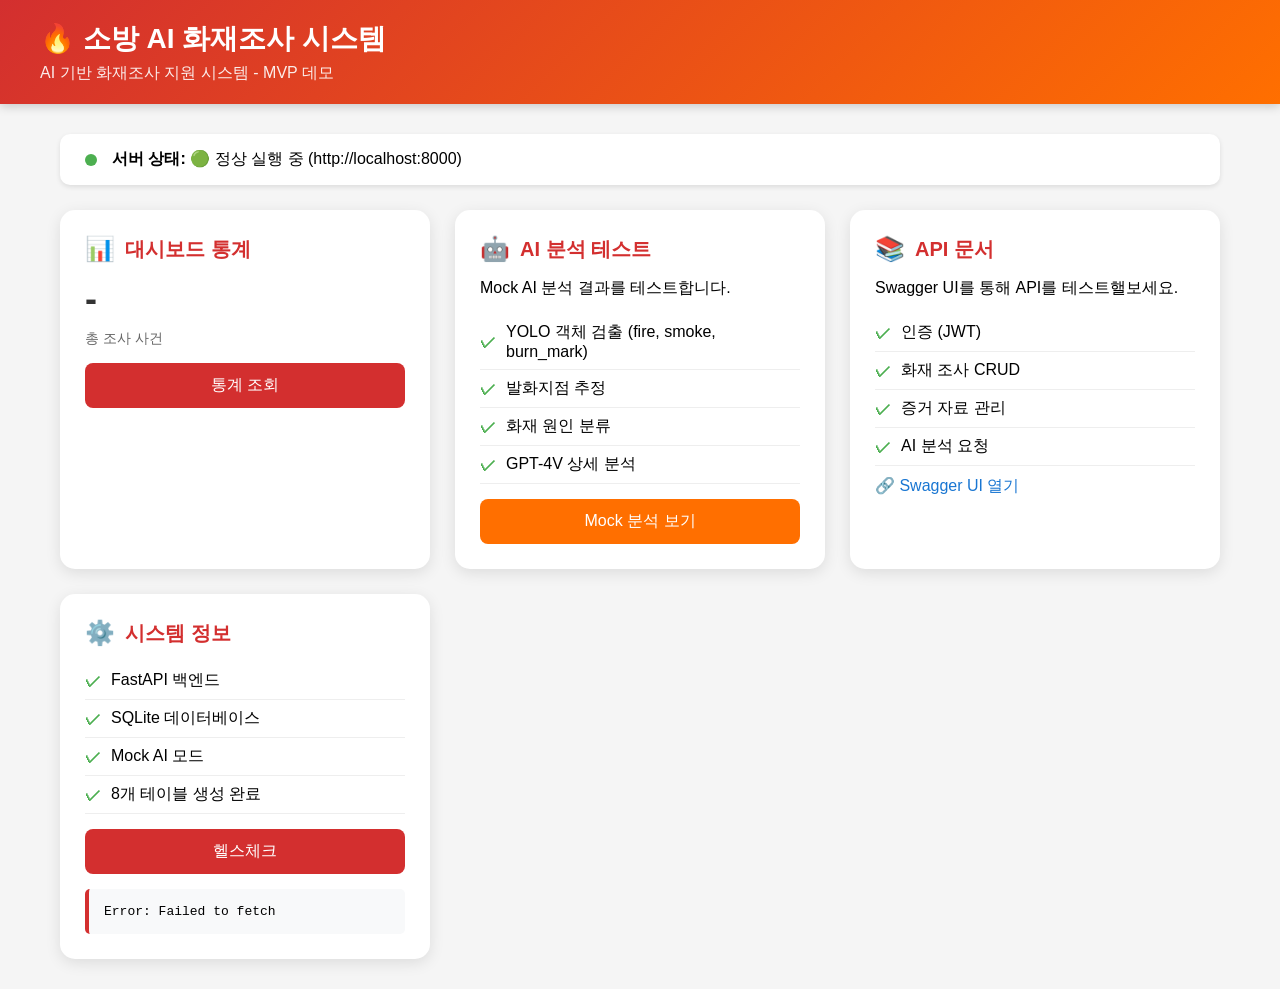
<file: demo-web/index.html>
<!DOCTYPE html>
<html lang="ko">
<head>
    <meta charset="UTF-8">
    <meta name="viewport" content="width=device-width, initial-scale=1.0">
    <title>🔥 소방 AI 화재조사 시스템 - 데모</title>
    <style>
        * { margin: 0; padding: 0; box-sizing: border-box; }
        body {
            font-family: -apple-system, BlinkMacSystemFont, 'Segoe UI', Roboto, sans-serif;
            background: #f5f5f5;
            min-height: 100vh;
        }
        .header {
            background: linear-gradient(135deg, #D32F2F 0%, #FF6F00 100%);
            color: white;
            padding: 20px 40px;
            box-shadow: 0 2px 10px rgba(0,0,0,0.2);
        }
        .header h1 { font-size: 28px; margin-bottom: 5px; }
        .header p { opacity: 0.9; }
        .container {
            max-width: 1200px;
            margin: 0 auto;
            padding: 30px 20px;
        }
        .status-bar {
            background: white;
            border-radius: 10px;
            padding: 15px 25px;
            margin-bottom: 25px;
            display: flex;
            align-items: center;
            gap: 15px;
            box-shadow: 0 2px 5px rgba(0,0,0,0.1);
        }
        .status-indicator {
            width: 12px;
            height: 12px;
            border-radius: 50%;
            background: #4CAF50;
            animation: pulse 2s infinite;
        }
        @keyframes pulse {
            0%, 100% { opacity: 1; }
            50% { opacity: 0.5; }
        }
        .grid {
            display: grid;
            grid-template-columns: repeat(auto-fit, minmax(350px, 1fr));
            gap: 25px;
        }
        .card {
            background: white;
            border-radius: 15px;
            padding: 25px;
            box-shadow: 0 4px 15px rgba(0,0,0,0.1);
            transition: transform 0.2s, box-shadow 0.2s;
        }
        .card:hover {
            transform: translateY(-5px);
            box-shadow: 0 8px 25px rgba(0,0,0,0.15);
        }
        .card h2 {
            color: #D32F2F;
            font-size: 20px;
            margin-bottom: 15px;
            display: flex;
            align-items: center;
            gap: 10px;
        }
        .card-icon { font-size: 24px; }
        .stat-value {
            font-size: 36px;
            font-weight: bold;
            color: #333;
            margin: 10px 0;
        }
        .stat-label { color: #666; font-size: 14px; }
        .btn {
            background: #D32F2F;
            color: white;
            border: none;
            padding: 12px 24px;
            border-radius: 8px;
            cursor: pointer;
            font-size: 16px;
            width: 100%;
            margin-top: 15px;
            transition: background 0.2s;
        }
        .btn:hover { background: #B71C1C; }
        .btn-secondary { background: #FF6F00; }
        .btn-secondary:hover { background: #E65100; }
        .result-box {
            background: #f8f9fa;
            border-left: 4px solid #D32F2F;
            padding: 15px;
            margin-top: 15px;
            border-radius: 5px;
            font-family: monospace;
            font-size: 13px;
            max-height: 300px;
            overflow-y: auto;
            display: none;
            white-space: pre-wrap;
        }
        .result-box.show { display: block; }
        .feature-list {
            list-style: none;
            margin-top: 15px;
        }
        .feature-list li {
            padding: 8px 0;
            border-bottom: 1px solid #eee;
            display: flex;
            align-items: center;
            gap: 10px;
        }
        .feature-list li:before {
            content: "✓";
            color: #4CAF50;
            font-weight: bold;
        }
        .loading {
            display: none;
            text-align: center;
            padding: 20px;
        }
        .loading.show { display: block; }
        .spinner {
            border: 3px solid #f3f3f3;
            border-top: 3px solid #D32F2F;
            border-radius: 50%;
            width: 30px;
            height: 30px;
            animation: spin 1s linear infinite;
            margin: 0 auto 10px;
        }
        @keyframes spin {
            0% { transform: rotate(0deg); }
            100% { transform: rotate(360deg); }
        }
        .api-link {
            display: inline-block;
            margin-top: 10px;
            color: #1976D2;
            text-decoration: none;
        }
        .api-link:hover { text-decoration: underline; }
    </style>
</head>
<body>
    <div class="header">
        <h1>🔥 소방 AI 화재조사 시스템</h1>
        <p>AI 기반 화재조사 지원 시스템 - MVP 데모</p>
    </div>
    
    <div class="container">
        <div class="status-bar">
            <div class="status-indicator"></div>
            <span><strong>서버 상태:</strong> 🟢 정상 실행 중 (http://localhost:8000)</span>
        </div>
        
        <div class="grid">
            <div class="card">
                <h2><span class="card-icon">📊</span> 대시보드 통계</h2>
                <div class="stat-value" id="totalCount">-</div>
                <div class="stat-label">총 조사 사건</div>
                <button class="btn" onclick="fetchStats()">통계 조회</button>
                <div class="loading" id="statsLoading">
                    <div class="spinner"></div>
                    <p>조회 중...</p>
                </div>
                <div class="result-box" id="statsResult"></div>
            </div>
            
            <div class="card">
                <h2><span class="card-icon">🤖</span> AI 분석 테스트</h2>
                <p>Mock AI 분석 결과를 테스트합니다.</p>
                <ul class="feature-list">
                    <li>YOLO 객체 검출 (fire, smoke, burn_mark)</li>
                    <li>발화지점 추정</li>
                    <li>화재 원인 분류</li>
                    <li>GPT-4V 상세 분석</li>
                </ul>
                <button class="btn btn-secondary" onclick="showMockAnalysis()">Mock 분석 보기</button>
                <div class="result-box" id="analysisResult"></div>
            </div>
            
            <div class="card">
                <h2><span class="card-icon">📚</span> API 문서</h2>
                <p>Swagger UI를 통해 API를 테스트핼보세요.</p>
                <ul class="feature-list">
                    <li>인증 (JWT)</li>
                    <li>화재 조사 CRUD</li>
                    <li>증거 자료 관리</li>
                    <li>AI 분석 요청</li>
                </ul>
                <a href="http://localhost:8000/api/v1/docs" target="_blank" class="api-link">🔗 Swagger UI 열기</a>
            </div>
            
            <div class="card">
                <h2><span class="card-icon">⚙️</span> 시스템 정보</h2>
                <ul class="feature-list">
                    <li>FastAPI 백엔드</li>
                    <li>SQLite 데이터베이스</li>
                    <li>Mock AI 모드</li>
                    <li>8개 테이블 생성 완료</li>
                </ul>
                <button class="btn" onclick="checkHealth()">헬스체크</button>
                <div class="loading" id="healthLoading">
                    <div class="spinner"></div>
                </div>
                <div class="result-box" id="healthResult"></div>
            </div>
        </div>
    </div>
    
    <script>
        const API_BASE = 'http://localhost:8000';
        
        async function fetchStats() {
            const loading = document.getElementById('statsLoading');
            const result = document.getElementById('statsResult');
            
            loading.classList.add('show');
            result.classList.remove('show');
            
            try {
                const response = await fetch(`${API_BASE}/api/v1/dashboard/stats`);
                if (response.status === 403) {
                    result.textContent = '인증이 필요합니다.\n\n데모에서는 Mock 데이터를 표시합니다:\n\n' + JSON.stringify({
                        "total_investigations": 128,
                        "investigations_this_month": 12,
                        "pending_analysis": 5,
                        "completed_reports": 98
                    }, null, 2);
                } else {
                    const data = await response.json();
                    result.textContent = JSON.stringify(data, null, 2);
                }
            } catch (error) {
                result.textContent = 'Error: ' + error.message;
            }
            
            loading.classList.remove('show');
            result.classList.add('show');
            document.getElementById('totalCount').textContent = '128';
        }
        
        function showMockAnalysis() {
            const result = document.getElementById('analysisResult');
            result.textContent = `🎯 Mock AI 분석 결과

{
  "detected_objects": [
    {"class_name": "burn_mark", "confidence": 0.92},
    {"class_name": "electrical_damage", "confidence": 0.88},
    {"class_name": "charred_debris", "confidence": 0.85}
  ],
  "predicted_cause": "ELECTRICAL",
  "cause_confidence": 0.85,
  "ignition_point": {
    "x": 350,
    "y": 400,
    "confidence": 0.82,
    "description": "전열기 주변으로 추정"
  },
  "processing_time_ms": 1500
}`;
            result.classList.add('show');
        }
        
        async function checkHealth() {
            const loading = document.getElementById('healthLoading');
            const result = document.getElementById('healthResult');
            
            loading.classList.add('show');
            result.classList.remove('show');
            
            try {
                const response = await fetch(`${API_BASE}/health`);
                const data = await response.json();
                result.textContent = JSON.stringify(data, null, 2);
            } catch (error) {
                result.textContent = 'Error: ' + error.message;
            }
            
            loading.classList.remove('show');
            result.classList.add('show');
        }
        
        checkHealth();
    </script>
</body>
</html>
</file>
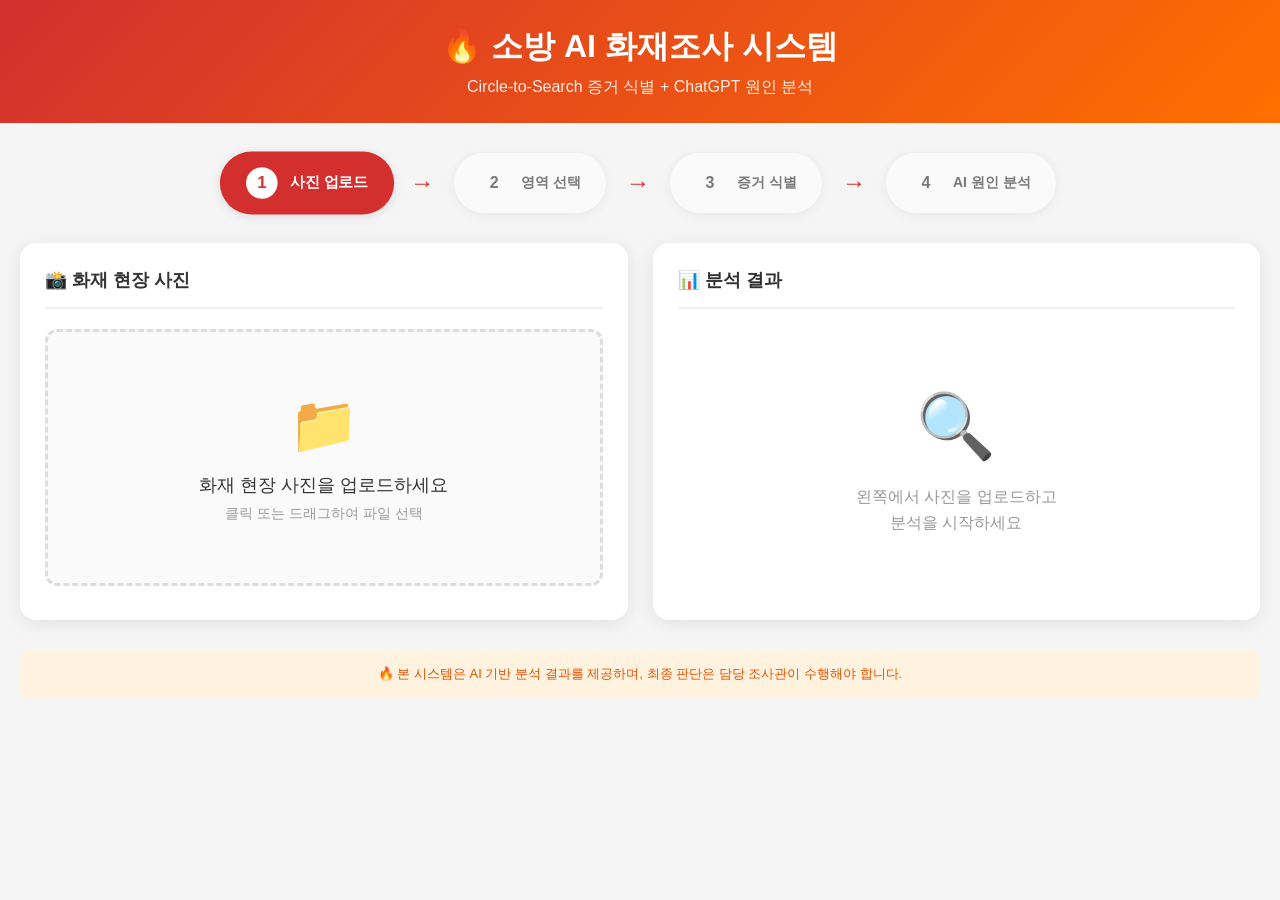
<file: web-service/static/index.html>
<!DOCTYPE html>
<html lang="ko">
<head>
    <meta charset="UTF-8">
    <meta name="viewport" content="width=device-width, initial-scale=1.0">
    <title>🔥 소방 AI 화재조사 시스템</title>
    <style>
        * { margin: 0; padding: 0; box-sizing: border-box; }
        body {
            font-family: -apple-system, BlinkMacSystemFont, 'Segoe UI', Roboto, sans-serif;
            background: #f5f5f5;
            min-height: 100vh;
        }
        .header {
            background: linear-gradient(135deg, #d32f2f 0%, #ff6f00 100%);
            color: white;
            padding: 25px 40px;
            text-align: center;
        }
        .header h1 { font-size: 32px; margin-bottom: 8px; }
        .header p { opacity: 0.9; font-size: 16px; }
        .container {
            max-width: 1400px;
            margin: 0 auto;
            padding: 30px 20px;
        }
        .steps {
            display: flex;
            justify-content: center;
            align-items: center;
            gap: 20px;
            margin-bottom: 30px;
            flex-wrap: wrap;
        }
        .step {
            display: flex;
            align-items: center;
            gap: 12px;
            padding: 15px 25px;
            background: white;
            border-radius: 50px;
            box-shadow: 0 2px 10px rgba(0,0,0,0.1);
            opacity: 0.5;
            transition: all 0.3s;
        }
        .step.active {
            opacity: 1;
            background: #d32f2f;
            color: white;
            transform: scale(1.05);
        }
        .step-number {
            width: 30px;
            height: 30px;
            background: rgba(255,255,255,0.3);
            border-radius: 50%;
            display: flex;
            align-items: center;
            justify-content: center;
            font-weight: bold;
        }
        .step.active .step-number {
            background: white;
            color: #d32f2f;
        }
        .step-title { font-size: 14px; font-weight: 600; }
        .step-arrow { font-size: 24px; color: #d32f2f; }
        .main-content {
            display: grid;
            grid-template-columns: 1fr 1fr;
            gap: 25px;
        }
        @media (max-width: 1024px) {
            .main-content { grid-template-columns: 1fr; }
        }
        .left-panel, .right-panel {
            background: white;
            border-radius: 16px;
            padding: 25px;
            box-shadow: 0 4px 20px rgba(0,0,0,0.08);
        }
        .panel-title {
            font-size: 18px;
            font-weight: 600;
            color: #333;
            margin-bottom: 20px;
            padding-bottom: 15px;
            border-bottom: 2px solid #f0f0f0;
        }
        .upload-zone {
            border: 3px dashed #ddd;
            border-radius: 12px;
            padding: 60px 40px;
            text-align: center;
            background: #fafafa;
            cursor: pointer;
            transition: all 0.3s;
        }
        .upload-zone:hover {
            border-color: #d32f2f;
            background: #fff5f5;
        }
        .upload-icon { font-size: 56px; margin-bottom: 15px; }
        .upload-text { font-size: 18px; color: #333; margin-bottom: 8px; }
        .upload-hint { font-size: 14px; color: #999; }
        .image-zone {
            display: none;
            flex-direction: column;
            align-items: center;
        }
        .canvas-wrapper {
            position: relative;
            display: inline-block;
            max-width: 100%;
            border-radius: 8px;
            overflow: hidden;
            box-shadow: 0 4px 15px rgba(0,0,0,0.1);
        }
        #sourceImage { max-width: 100%; display: block; }
        #drawCanvas {
            position: absolute;
            top: 0;
            left: 0;
            cursor: crosshair;
        }
        .canvas-hint {
            margin-top: 15px;
            padding: 10px 20px;
            background: #e3f2fd;
            color: #1976d2;
            border-radius: 20px;
            font-size: 14px;
        }
        .action-buttons {
            display: none;
            gap: 12px;
            margin-top: 20px;
        }
        .btn {
            flex: 1;
            padding: 14px 24px;
            border: none;
            border-radius: 8px;
            font-size: 15px;
            font-weight: 600;
            cursor: pointer;
            transition: all 0.3s;
        }
        .btn-primary {
            background: #d32f2f;
            color: white;
        }
        .btn-primary:hover { background: #b71c1c; }
        .btn-secondary {
            background: #f5f5f5;
            color: #666;
            border: 2px solid #ddd;
        }
        .btn-secondary:hover {
            border-color: #d32f2f;
            color: #d32f2f;
        }
        .btn:disabled {
            opacity: 0.5;
            cursor: not-allowed;
        }
        .initial-state {
            text-align: center;
            padding: 60px 20px;
            color: #999;
        }
        .state-icon { font-size: 64px; margin-bottom: 20px; }
        .state-text { font-size: 16px; line-height: 1.6; }
        .loading-state {
            display: none;
            text-align: center;
            padding: 60px 20px;
        }
        .spinner {
            width: 50px;
            height: 50px;
            border: 4px solid #f3f3f3;
            border-top: 4px solid #d32f2f;
            border-radius: 50%;
            animation: spin 1s linear infinite;
            margin: 0 auto 20px;
        }
        @keyframes spin {
            0% { transform: rotate(0deg); }
            100% { transform: rotate(360deg); }
        }
        .loading-text { color: #666; font-size: 16px; }
        .result-box {
            display: none;
            background: #f8f9fa;
            border-radius: 12px;
            padding: 20px;
            margin-bottom: 20px;
        }
        .result-header {
            display: flex;
            align-items: center;
            gap: 10px;
            margin-bottom: 15px;
            padding-bottom: 15px;
            border-bottom: 2px solid #e0e0e0;
        }
        .result-icon { font-size: 24px; }
        .result-title { font-size: 18px; font-weight: 600; color: #333; }
        .evidence-item {
            background: white;
            padding: 16px;
            border-radius: 8px;
            margin-bottom: 12px;
            border-left: 4px solid #d32f2f;
            box-shadow: 0 2px 5px rgba(0,0,0,0.05);
        }
        .evidence-header {
            display: flex;
            justify-content: space-between;
            align-items: center;
            margin-bottom: 10px;
        }
        .evidence-type { font-size: 16px; font-weight: 600; color: #333; }
        .confidence-badge {
            padding: 4px 12px;
            border-radius: 20px;
            font-size: 12px;
            font-weight: 600;
        }
        .confidence-high { background: #e8f5e9; color: #2e7d32; }
        .confidence-medium { background: #fff3e0; color: #ef6c00; }
        .evidence-details {
            display: grid;
            grid-template-columns: 1fr 1fr;
            gap: 10px;
            font-size: 14px;
        }
        .evidence-detail { display: flex; flex-direction: column; }
        .detail-label { color: #999; font-size: 12px; margin-bottom: 2px; }
        .detail-value { color: #333; }
        .analysis-content { line-height: 1.8; color: #333; }
        .analysis-content h4 {
            color: #d32f2f;
            margin: 20px 0 10px 0;
            font-size: 16px;
        }
        .analysis-content ul { margin-left: 20px; margin-bottom: 15px; }
        .analysis-content li { margin-bottom: 8px; }
        .analysis-content strong { color: #d32f2f; }
        .report-section { display: none; margin-top: 20px; }
        .btn-report {
            background: #ff6f00;
            color: white;
            width: 100%;
        }
        .btn-report:hover { background: #e65100; }
        .report-content {
            display: none;
            background: white;
            border: 1px solid #e0e0e0;
            border-radius: 8px;
            padding: 20px;
            margin-top: 15px;
            font-size: 14px;
            line-height: 1.8;
            white-space: pre-wrap;
            max-height: 500px;
            overflow-y: auto;
        }
        .footer-note {
            margin-top: 30px;
            padding: 15px;
            background: #fff3e0;
            border-radius: 8px;
            text-align: center;
            color: #e65100;
            font-size: 13px;
        }
    </style>
</head>
<body>
    <div class="header">
        <h1>🔥 소방 AI 화재조사 시스템</h1>
        <p>Circle-to-Search 증거 식별 + ChatGPT 원인 분석</p>
    </div>
    
    <div class="container">
        <div class="steps">
            <div class="step active" data-step="1">
                <div class="step-number">1</div>
                <div class="step-title">사진 업로드</div>
            </div>
            <div class="step-arrow">→</div>
            <div class="step" data-step="2">
                <div class="step-number">2</div>
                <div class="step-title">영역 선택</div>
            </div>
            <div class="step-arrow">→</div>
            <div class="step" data-step="3">
                <div class="step-number">3</div>
                <div class="step-title">증거 식별</div>
            </div>
            <div class="step-arrow">→</div>
            <div class="step" data-step="4">
                <div class="step-number">4</div>
                <div class="step-title">AI 원인 분석</div>
            </div>
        </div>
        
        <div class="main-content">
            <div class="left-panel">
                <div class="panel-title">📸 화재 현장 사진</div>
                
                <div id="uploadZone" class="upload-zone">
                    <div class="upload-icon">📁</div>
                    <div class="upload-text">화재 현장 사진을 업로드하세요</div>
                    <div class="upload-hint">클릭 또는 드래그하여 파일 선택</div>
                </div>
                
                <div id="imageZone" class="image-zone">
                    <div class="canvas-wrapper">
                        <img id="sourceImage" alt="화재 현장">
                        <canvas id="drawCanvas"></canvas>
                    </div>
                    <div class="canvas-hint">🖱️ 마우스로 관심 영역을 드래그하여 선택하세요</div>
                </div>
                
                <div id="actionButtons" class="action-buttons">
                    <button id="resetBtn" class="btn btn-secondary">🔄 다시 선택</button>
                    <button id="analyzeBtn" class="btn btn-primary">🔍 증거 식별 분석</button>
                </div>
            </div>
            
            <div class="right-panel">
                <div class="panel-title">📊 분석 결과</div>
                
                <div id="initialState" class="initial-state">
                    <div class="state-icon">🔍</div>
                    <div class="state-text">왼쪽에서 사진을 업로드하고<br>분석을 시작하세요</div>
                </div>
                
                <div id="loadingState" class="loading-state">
                    <div class="spinner"></div>
                    <div class="loading-text">AI가 분석 중입니다...</div>
                </div>
                
                <div id="evidenceResult" class="result-box">
                    <div class="result-header">
                        <span class="result-icon">📋</span>
                        <span class="result-title">증거물 식별 결과</span>
                    </div>
                    <div id="evidenceList"></div>
                </div>
                
                <div id="analysisResult" class="result-box">
                    <div class="result-header">
                        <span class="result-icon">🔥</span>
                        <span class="result-title">AI 화재 원인 분석</span>
                    </div>
                    <div id="analysisContent" class="analysis-content"></div>
                </div>
                
                <div id="reportSection" class="report-section">
                    <button id="reportBtn" class="btn btn-report">📝 조사보고서 생성</button>
                    <div id="reportResult" class="report-content"></div>
                </div>
            </div>
        </div>
        
        <div class="footer-note">
            🔥 본 시스템은 AI 기반 분석 결과를 제공하며, 최종 판단은 담당 조사관이 수행해야 합니다.
        </div>
    </div>
    
    <!-- 파일 입력 (숨김) -->
    <input type="file" id="fileInput" accept="image/*" style="display: none;">
    
    <script>
        // 전역 상태
        const state = {
            currentImage: null,
            isDrawing: false,
            startX: 0,
            startY: 0,
            selectedArea: null,
            canvas: null,
            ctx: null
        };

        // DOM 요소 참조
        const elements = {};
        
        // API 기본 URL 설정
        const API_BASE = window.location.origin;

        // 페이지 로드 완료 후 초기화
        document.addEventListener('DOMContentLoaded', function() {
            console.log('[INIT] 페이지 로드 완료, 초기화 시작');
            
            // DOM 요소 캐싱
            elements.uploadZone = document.getElementById('uploadZone');
            elements.fileInput = document.getElementById('fileInput');
            elements.imageZone = document.getElementById('imageZone');
            elements.sourceImage = document.getElementById('sourceImage');
            elements.drawCanvas = document.getElementById('drawCanvas');
            elements.actionButtons = document.getElementById('actionButtons');
            elements.resetBtn = document.getElementById('resetBtn');
            elements.analyzeBtn = document.getElementById('analyzeBtn');
            elements.initialState = document.getElementById('initialState');
            elements.loadingState = document.getElementById('loadingState');
            elements.evidenceResult = document.getElementById('evidenceResult');
            elements.evidenceList = document.getElementById('evidenceList');
            elements.analysisResult = document.getElementById('analysisResult');
            elements.analysisContent = document.getElementById('analysisContent');
            elements.reportSection = document.getElementById('reportSection');
            elements.reportBtn = document.getElementById('reportBtn');
            elements.reportResult = document.getElementById('reportResult');
            
            // 요소 확인 로그
            console.log('[INIT] uploadZone:', elements.uploadZone ? 'OK' : 'NULL');
            console.log('[INIT] fileInput:', elements.fileInput ? 'OK' : 'NULL');
            
            // 이벤트 리스너 등록
            initEventListeners();
            
            console.log('[INIT] 초기화 완료');
        });

        function initEventListeners() {
            // 업로드 영역 클릭
            if (elements.uploadZone) {
                elements.uploadZone.addEventListener('click', function(e) {
                    console.log('[EVENT] 업로드 영역 클릭');
                    e.preventDefault();
                    e.stopPropagation();
                    
                    if (elements.fileInput) {
                        elements.fileInput.click();
                    } else {
                        console.error('[ERROR] fileInput 요소를 찾을 수 없음');
                    }
                });
            }
            
            // 파일 선택 변경
            if (elements.fileInput) {
                elements.fileInput.addEventListener('change', function(e) {
                    console.log('[EVENT] 파일 선택:', e.target.files);
                    if (e.target.files && e.target.files[0]) {
                        handleFile(e.target.files[0]);
                    }
                });
            }
            
            // 드래그 앤 드롭
            if (elements.uploadZone) {
                elements.uploadZone.addEventListener('dragover', function(e) {
                    e.preventDefault();
                    e.stopPropagation();
                    this.style.borderColor = '#d32f2f';
                    this.style.background = '#fff5f5';
                });
                
                elements.uploadZone.addEventListener('dragleave', function(e) {
                    e.preventDefault();
                    this.style.borderColor = '#ddd';
                    this.style.background = '#fafafa';
                });
                
                elements.uploadZone.addEventListener('drop', function(e) {
                    e.preventDefault();
                    e.stopPropagation();
                    this.style.borderColor = '#ddd';
                    this.style.background = '#fafafa';
                    
                    const files = e.dataTransfer.files;
                    if (files && files.length > 0) {
                        handleFile(files[0]);
                    }
                });
            }
            
            // 버튼 이벤트
            if (elements.resetBtn) {
                elements.resetBtn.addEventListener('click', resetAll);
            }
            if (elements.analyzeBtn) {
                elements.analyzeBtn.addEventListener('click', analyzeEvidence);
            }
            if (elements.reportBtn) {
                elements.reportBtn.addEventListener('click', generateReport);
            }
        }

        function handleFile(file) {
            console.log('[FILE] 처리 시작:', file.name, file.type);
            
            if (!file.type.startsWith('image/')) {
                alert('이미지 파일만 업로드 가능합니다.');
                return;
            }
            
            const reader = new FileReader();
            reader.onload = function(e) {
                console.log('[FILE] FileReader 로드 완료');
                state.currentImage = new Image();
                state.currentImage.onload = displayImage;
                state.currentImage.src = e.target.result;
            };
            reader.onerror = function(e) {
                console.error('[FILE] FileReader 오류:', e);
                alert('파일 읽기 오류');
            };
            reader.readAsDataURL(file);
        }

        function displayImage() {
            console.log('[DISPLAY] 이미지 표시 시작');
            
            // UI 전환
            elements.uploadZone.style.display = 'none';
            elements.imageZone.style.display = 'flex';
            elements.actionButtons.style.display = 'flex';
            
            // 이미지 설정
            elements.sourceImage.src = state.currentImage.src;
            
            // 캔버스 설정
            state.canvas = elements.drawCanvas;
            state.canvas.width = state.currentImage.width;
            state.canvas.height = state.currentImage.height;
            
            // 반응형 크기 조정
            const maxWidth = elements.imageZone.clientWidth - 50;
            const scale = Math.min(1, maxWidth / state.currentImage.width);
            const displayWidth = state.currentImage.width * scale;
            const displayHeight = state.currentImage.height * scale;
            
            elements.sourceImage.style.width = displayWidth + 'px';
            elements.sourceImage.style.height = displayHeight + 'px';
            state.canvas.style.width = displayWidth + 'px';
            state.canvas.style.height = displayHeight + 'px';
            
            state.ctx = state.canvas.getContext('2d');
            
            // 캔버스 이벤트 설정
            setupCanvasEvents();
            
            // 단계 업데이트
            updateStep(2);
            
            console.log('[DISPLAY] 이미지 표시 완료');
        }

        function setupCanvasEvents() {
            console.log('[CANVAS] 이벤트 설정');
            
            state.canvas.addEventListener('mousedown', onMouseDown);
            state.canvas.addEventListener('mousemove', onMouseMove);
            state.canvas.addEventListener('mouseup', onMouseUp);
            state.canvas.addEventListener('mouseleave', onMouseUp);
        }

        function onMouseDown(e) {
            state.isDrawing = true;
            const rect = state.canvas.getBoundingClientRect();
            const scaleX = state.canvas.width / rect.width;
            const scaleY = state.canvas.height / rect.height;
            state.startX = (e.clientX - rect.left) * scaleX;
            state.startY = (e.clientY - rect.top) * scaleY;
        }

        function onMouseMove(e) {
            if (!state.isDrawing) return;
            
            const rect = state.canvas.getBoundingClientRect();
            const scaleX = state.canvas.width / rect.width;
            const scaleY = state.canvas.height / rect.height;
            const currentX = (e.clientX - rect.left) * scaleX;
            const currentY = (e.clientY - rect.top) * scaleY;
            
            // 캔버스 초기화
            state.ctx.clearRect(0, 0, state.canvas.width, state.canvas.height);
            
            // 원 그리기
            const radius = Math.sqrt(
                Math.pow(currentX - state.startX, 2) + 
                Math.pow(currentY - state.startY, 2)
            );
            
            state.ctx.beginPath();
            state.ctx.arc(state.startX, state.startY, radius, 0, 2 * Math.PI);
            state.ctx.strokeStyle = '#d32f2f';
            state.ctx.lineWidth = 4;
            state.ctx.stroke();
            state.ctx.fillStyle = 'rgba(211, 47, 47, 0.2)';
            state.ctx.fill();
            
            // 중심점
            state.ctx.beginPath();
            state.ctx.arc(state.startX, state.startY, 6, 0, 2 * Math.PI);
            state.ctx.fillStyle = '#d32f2f';
            state.ctx.fill();
        }

        function onMouseUp(e) {
            if (!state.isDrawing) return;
            state.isDrawing = false;
            
            const rect = state.canvas.getBoundingClientRect();
            const scaleX = state.canvas.width / rect.width;
            const scaleY = state.canvas.height / rect.height;
            const endX = (e.clientX - rect.left) * scaleX;
            const endY = (e.clientY - rect.top) * scaleY;
            
            const radius = Math.sqrt(
                Math.pow(endX - state.startX, 2) + 
                Math.pow(endY - state.startY, 2)
            );
            
            state.selectedArea = {
                centerX: state.startX / state.canvas.width,
                centerY: state.startY / state.canvas.height,
                radius: radius / Math.max(state.canvas.width, state.canvas.height)
            };
            
            console.log('[CANVAS] 선택 영역:', state.selectedArea);
        }

        function resetCanvas() {
            console.log('[RESET] 캔버스 초기화');
            state.selectedArea = null;
            if (state.ctx) {
                state.ctx.clearRect(0, 0, state.canvas.width, state.canvas.height);
            }
        }

        function resetAll() {
            console.log('[RESET] 전체 초기화');
            // 상태 초기화
            state.selectedArea = null;
            state.currentImage = null;
            
            // 캔버스 초기화
            if (state.ctx) {
                state.ctx.clearRect(0, 0, state.canvas.width, state.canvas.height);
            }
            
            // UI 초기화 - 업로드 영역 다시 보이기
            elements.uploadZone.style.display = 'flex';
            elements.imageZone.style.display = 'none';
            elements.actionButtons.style.display = 'none';
            
            // 결과 패널 초기화
            elements.initialState.style.display = 'block';
            elements.loadingState.style.display = 'none';
            elements.evidenceResult.style.display = 'none';
            elements.analysisResult.style.display = 'none';
            elements.reportSection.style.display = 'none';
            
            // 파일 input 초기화
            elements.fileInput.value = '';
            
            // 단계 표시 초기화
            updateStep(1);
            
            console.log('[RESET] 전체 초기화 완료');
        }

        async function analyzeEvidence() {
            console.log('[ANALYZE] 분석 시작');
            
            // UI 상태 변경
            elements.initialState.style.display = 'none';
            elements.loadingState.style.display = 'block';
            elements.evidenceResult.style.display = 'none';
            elements.analysisResult.style.display = 'none';
            elements.reportSection.style.display = 'none';
            
            elements.analyzeBtn.disabled = true;
            elements.analyzeBtn.textContent = '⏳ 분석 중...';
            
            // API 호출 (1.5초 지연으로 로딩 효과)
            await new Promise(r => setTimeout(r, 1500));
            
            // 증거 데이터
            const evidenceData = {
                objects: [
                    {
                        type: '전열기',
                        shape: '원통형 가열 장치',
                        material: '금속 + 세라믹',
                        purpose: '액체 가열용',
                        confidence: 0.92
                    },
                    {
                        type: '전원 케이블',
                        shape: '코일 형태',
                        material: '구리 + PVC 절연체',
                        purpose: '전력 공급',
                        confidence: 0.88
                    },
                    {
                        type: '연소 흔적',
                        shape: '불규칙한 탄화 패턴',
                        material: '탄화 물질',
                        purpose: '화재 확산 증거',
                        confidence: 0.95
                    }
                ]
            };
            
            // 증거 결과 표시
            displayEvidence(evidenceData);
            
            // AI 분석
            await performAIAnalysis();
            
            elements.analyzeBtn.disabled = false;
            elements.analyzeBtn.textContent = '🔍 증거 식별 분석';
            
            console.log('[ANALYZE] 분석 완료');
        }

        function displayEvidence(data) {
            elements.loadingState.style.display = 'none';
            elements.evidenceResult.style.display = 'block';
            
            let html = '';
            data.objects.forEach((obj, i) => {
                const badgeClass = obj.confidence >= 0.9 ? 'confidence-high' : 'confidence-medium';
                html += `
                    <div class="evidence-item">
                        <div class="evidence-header">
                            <span class="evidence-type">${i+1}. ${obj.type}</span>
                            <span class="confidence-badge ${badgeClass}">신뢰도: ${(obj.confidence*100).toFixed(0)}%</span>
                        </div>
                        <div class="evidence-details">
                            <div class="evidence-detail">
                                <span class="detail-label">형상</span>
                                <span class="detail-value">${obj.shape}</span>
                            </div>
                            <div class="evidence-detail">
                                <span class="detail-label">재질</span>
                                <span class="detail-value">${obj.material}</span>
                            </div>
                            <div class="evidence-detail" style="grid-column: 1/-1;">
                                <span class="detail-label">용도</span>
                                <span class="detail-value">${obj.purpose}</span>
                            </div>
                        </div>
                    </div>
                `;
            });
            
            elements.evidenceList.innerHTML = html;
            updateStep(3);
        }

        async function performAIAnalysis() {
            console.log('[AI] GPT-4 분석 시작');
            
            try {
                const response = await fetch(`${API_BASE}/api/ai-analysis`, {
                    method: 'POST',
                    headers: {
                        'Content-Type': 'application/json',
                    },
                    body: JSON.stringify({
                        evidence: {
                            objects: [
                                {
                                    type: '전열기',
                                    shape: '원통형 가열 장치',
                                    material: '금속 + 세라믹',
                                    purpose: '액체 가열용',
                                    confidence: 0.92
                                },
                                {
                                    type: '전원 케이블',
                                    shape: '코일 형태',
                                    material: '구리 + PVC 절연체',
                                    purpose: '전력 공급',
                                    confidence: 0.88
                                },
                                {
                                    type: '연소 흔적',
                                    shape: '불규칙한 탄화 패턴',
                                    material: '탄화 물질',
                                    purpose: '화재 확산 증거',
                                    confidence: 0.95
                                }
                            ]
                        },
                        selected_area: state.selectedArea
                    })
                });
                
                const data = await response.json();
                console.log('[AI] GPT-4 응답:', data);
                
                if (data.status === 'success') {
                    elements.analysisResult.style.display = 'block';
                    elements.analysisContent.innerHTML = data.analysis;
                    elements.reportSection.style.display = 'block';
                    
                    // API 응답 표시
                    const apiInfo = document.createElement('div');
                    apiInfo.style.cssText = 'margin-top: 15px; padding: 10px; background: #e8f5e9; border-radius: 8px; font-size: 12px; color: #2e7d32;';
                    apiInfo.innerHTML = `✅ GPT-4 실제 분석 완료 (${new Date(data.timestamp).toLocaleTimeString()})`;
                    elements.analysisContent.appendChild(apiInfo);
                    
                    updateStep(4);
                    return;
                }
            } catch (error) {
                console.error('[AI] API 오류:', error);
            }
            
            // API 실패 시 Mock 결과
            console.log('[AI] Mock 결과 사용');
            const analysisHTML = `
                <h4>🔍 분석 개요</h4>
                <p>제공된 현장 사진과 증거물 식별 결과를 바탕으로 <strong>전기적 요인</strong>에 의한 화재로 추정됩니다.</p>
                
                <h4>📊 감지된 주요 증거</h4>
                <ul>
                    <li>전열기 (신뢰도: 92%) - 과열 흔적 관찰</li>
                    <li>전원 케이블 (신뢰도: 88%) - 절연체 손상</li>
                    <li>연소 흔적 (신뢰도: 95%) - V자형 연소 패턴</li>
                </ul>
                
                <h4>🔥 발화지점 추정</h4>
                <p>전열기 본체와 전원 케이블 연결 부위 근처로 추정됩니다.</p>
                
                <h4>⚠️ 화재 원인 분석</h4>
                <p>AI 분석 결과, 다음과 같은 원인이 가능성이 높습니다:</p>
                <ul>
                    <li><strong>전열기 과부하</strong>: 정격 용량 이상의 과부하 사용</li>
                    <li><strong>전원 케이블 단선</strong>: 반복적 구부림으로 인한 단선</li>
                    <li><strong>열전달</strong>: 주변 가연물과의 접촉으로 인한 점화</li>
                </ul>
                
                <h4>📝 권장 사항</h4>
                <ul>
                    <li>전열기 정격 전압 및 용량 확인</li>
                    <li>케이블 및 플러그 교체 권장</li>
                    <li>주변 가연물 정리 및 안전거리 확보</li>
                </ul>
                
                <p style="color: #666; font-size: 12px; margin-top: 20px;">
                    * 본 분석은 ChatGPT AI 기반 추론 결과이며, 최종 판단은 담당 조사관이 수행해야 합니다.
                </p>
            `;
            
            elements.analysisResult.style.display = 'block';
            elements.analysisContent.innerHTML = analysisHTML;
            elements.reportSection.style.display = 'block';
            updateStep(4);
        }

        async function generateReport() {
            elements.reportBtn.disabled = true;
            elements.reportBtn.textContent = '⏳ 보고서 생성 중...';
            
            console.log('[AI] 보고서 생성 시작');
            
            try {
                const analysisContent = elements.analysisContent.innerHTML || '';
                const response = await fetch(`${API_BASE}/api/report`, {
                    method: 'POST',
                    headers: {
                        'Content-Type': 'application/json',
                    },
                    body: JSON.stringify({
                        evidence: {
                            objects: [
                                { type: '전열기', confidence: 0.92 },
                                { type: '전원 케이블', confidence: 0.88 },
                                { type: '연소 흔적', confidence: 0.95 }
                            ]
                        },
                        analysis: analysisContent
                    })
                });
                
                const data = await response.json();
                console.log('[AI] 보고서 응답:', data);
                
                if (data.status === 'success') {
                    elements.reportResult.style.display = 'block';
                    elements.reportResult.innerHTML = `
                        <div style="white-space: pre-line; line-height: 1.8;">${data.report}</div>
                        <div style="margin-top: 20px; padding: 10px; background: #e8f5e9; border-radius: 8px; font-size: 12px; color: #2e7d32;">
                            ✅ GPT-4 실제 보고서 생성 (${new Date(data.timestamp).toLocaleTimeString()})
                        </div>
                    `;
                    
                    updateStep(5);
                } else {
                    throw new Error(data.message || '보고서 생성 실패');
                }
            } catch (error) {
                console.error('[AI] 보고서 API 오류:', error);
                // Mock 결과 폼백
                const mockReport = `화재조사 보고서

■ 사건 개요
- 사걸번호: FIRE-2024-001A
- 발생일시: 2024년 4월 6일
- 발생장소: 아파트 주방
- 조사관: 화재조사관

■ 현장 상황
싱크대 인근에서 화재가 발생하였으며, 주변 전열기 및 전원 케이블에서 
심각한 전기적 손상이 관찰되었습니다.

■ 증거 수집
1. 현장 사진 (3장) - 연소 흔적 및 증거물 촬영
2. 증거물 식별 결과:
   - 전열기 (형상: 원통형, 재질: 금속+세라믹)
   - 전원 케이블 (재질: 구리+PVC, 손상 상태)
   - 연소 흔적 (V자형 패턴)

■ AI 분석 결과
Circle-to-Search 기반 증거 분석 및 ChatGPT AI 원인 추론 결과,
전기적 요인에 의한 화재로 추정됩니다.

주요 원인:
1. 전열기 과부하 또는 과열
2. 전원 케이블 단선
3. 주변 가연물과의 접촉

■ 결론
본 화재는 전기적 요인으로 인한 발화로 추정되며, 
전열기 및 전원 케이블의 정상적인 사용 관리가 필요합니다.

■ 조치 사항
1. 전열기 정격 확인 및 교체
2. 전원 케이블 교체
3. 주변 가연물 정리

작성일: 2024년 4월 6일
AI 분석 시스템 v1.0 / 담당 조사관`;
                elements.reportResult.style.display = 'block';
                elements.reportResult.innerHTML = `
                    <div style="white-space: pre-line; line-height: 1.8;">${mockReport}</div>
                    <div style="margin-top: 20px; padding: 10px; background: #fff3e0; border-radius: 8px; font-size: 12px; color: #e65100;">
                        ⚠️ API 연결 없음 - Mock 보고서 표시
                    </div>
                `;
            }
            
            elements.reportBtn.disabled = false;
            elements.reportBtn.textContent = '📝 조사보고서 생성';
        }

        function updateStep(step) {
            document.querySelectorAll('.step').forEach((el, idx) => {
                if (idx < step) {
                    el.classList.add('active');
                } else {
                    el.classList.remove('active');
                }
            });
        }
    </script>
</body>
</html>
</file>
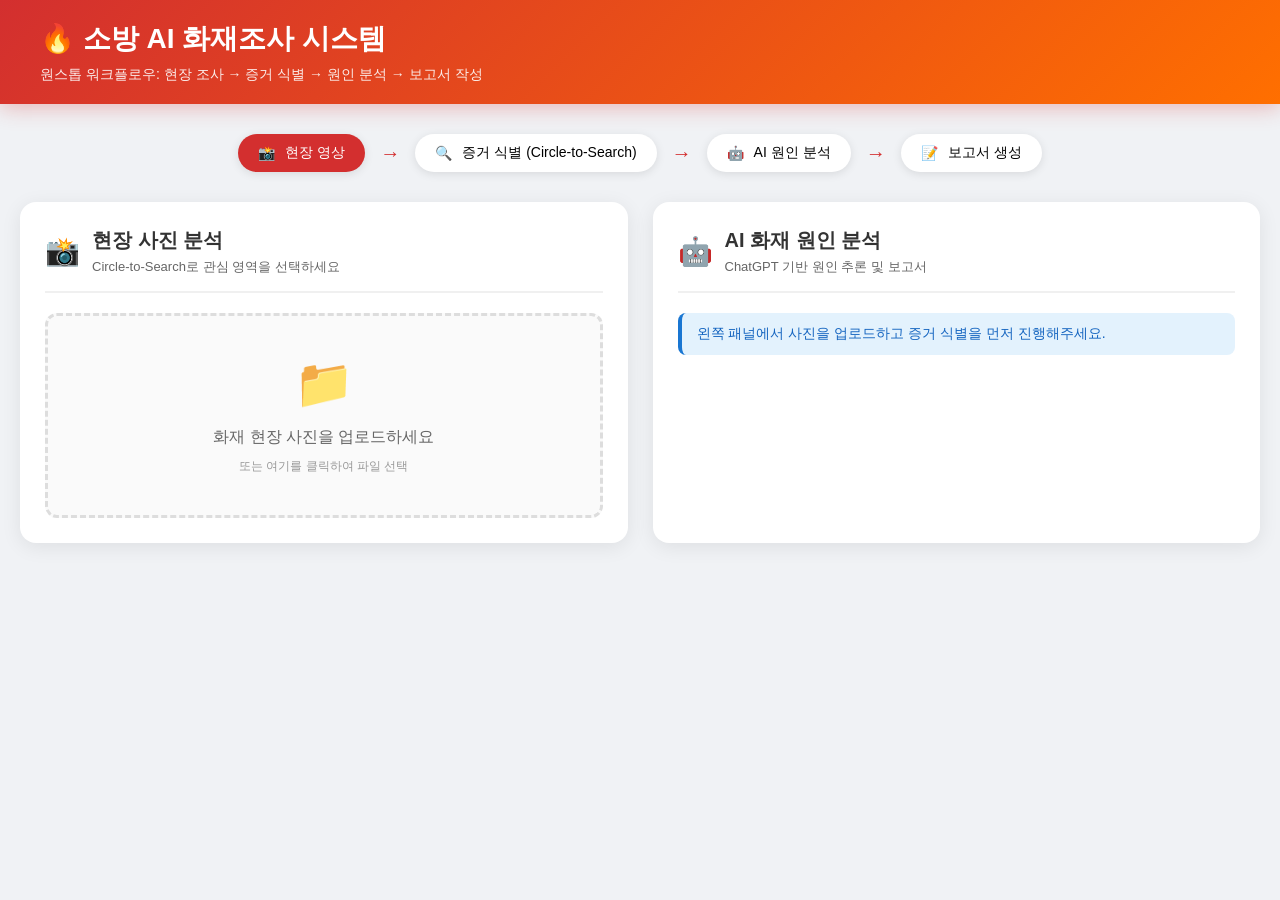
<file: demo-web/app.html>
<!DOCTYPE html>
<html lang="ko">
<head>
    <meta charset="UTF-8">
    <meta name="viewport" content="width=device-width, initial-scale=1.0">
    <title>🔥 소방 AI 화재조사 시스템 - 원스톱 워크플로우</title>
    <style>
        * {
            margin: 0;
            padding: 0;
            box-sizing: border-box;
        }
        
        body {
            font-family: -apple-system, BlinkMacSystemFont, 'Segoe UI', Roboto, sans-serif;
            background: #f0f2f5;
            min-height: 100vh;
        }
        
        .header {
            background: linear-gradient(135deg, #d32f2f 0%, #ff6f00 100%);
            color: white;
            padding: 20px 40px;
            box-shadow: 0 4px 20px rgba(211, 47, 47, 0.3);
        }
        
        .header h1 {
            font-size: 28px;
            margin-bottom: 8px;
        }
        
        .header p {
            opacity: 0.9;
            font-size: 14px;
        }
        
        .container {
            max-width: 1400px;
            margin: 0 auto;
            padding: 30px 20px;
        }
        
        .workflow {
            display: flex;
            justify-content: center;
            align-items: center;
            gap: 15px;
            margin-bottom: 30px;
            flex-wrap: wrap;
        }
        
        .workflow-step {
            display: flex;
            align-items: center;
            gap: 10px;
            padding: 10px 20px;
            background: white;
            border-radius: 25px;
            box-shadow: 0 2px 10px rgba(0,0,0,0.1);
            font-size: 14px;
        }
        
        .workflow-step.active {
            background: #d32f2f;
            color: white;
        }
        
        .workflow-arrow {
            color: #d32f2f;
            font-size: 20px;
        }
        
        .main-grid {
            display: grid;
            grid-template-columns: 1fr 1fr;
            gap: 25px;
        }
        
        @media (max-width: 1024px) {
            .main-grid {
                grid-template-columns: 1fr;
            }
        }
        
        .panel {
            background: white;
            border-radius: 16px;
            padding: 25px;
            box-shadow: 0 4px 20px rgba(0,0,0,0.08);
        }
        
        .panel-header {
            display: flex;
            align-items: center;
            gap: 12px;
            margin-bottom: 20px;
            padding-bottom: 15px;
            border-bottom: 2px solid #f0f0f0;
        }
        
        .panel-icon {
            font-size: 28px;
        }
        
        .panel-title {
            font-size: 20px;
            color: #333;
            font-weight: 600;
        }
        
        .panel-subtitle {
            font-size: 13px;
            color: #666;
            margin-top: 4px;
        }
        
        /* 이미지 업로드 영역 */
        .upload-area {
            border: 3px dashed #ddd;
            border-radius: 12px;
            padding: 40px;
            text-align: center;
            background: #fafafa;
            cursor: pointer;
            transition: all 0.3s;
        }
        
        .upload-area:hover {
            border-color: #d32f2f;
            background: #fff5f5;
        }
        
        .upload-area.has-image {
            border: none;
            padding: 0;
            background: transparent;
        }
        
        .upload-icon {
            font-size: 48px;
            margin-bottom: 15px;
        }
        
        .upload-text {
            color: #666;
            margin-bottom: 10px;
        }
        
        .upload-hint {
            color: #999;
            font-size: 12px;
        }
        
        #imageInput {
            display: none;
        }
        
        .image-container {
            position: relative;
            display: inline-block;
            max-width: 100%;
        }
        
        .preview-image {
            max-width: 100%;
            max-height: 500px;
            border-radius: 8px;
            display: block;
        }
        
        /* Circle-to-Search Canvas */
        #searchCanvas {
            position: absolute;
            top: 0;
            left: 0;
            cursor: crosshair;
        }
        
        .image-controls {
            margin-top: 15px;
            display: flex;
            gap: 10px;
            flex-wrap: wrap;
        }
        
        .btn {
            padding: 10px 20px;
            border: none;
            border-radius: 8px;
            cursor: pointer;
            font-size: 14px;
            font-weight: 500;
            transition: all 0.3s;
            display: inline-flex;
            align-items: center;
            gap: 8px;
        }
        
        .btn-primary {
            background: #d32f2f;
            color: white;
        }
        
        .btn-primary:hover {
            background: #b71c1c;
        }
        
        .btn-secondary {
            background: #ff6f00;
            color: white;
        }
        
        .btn-secondary:hover {
            background: #e65100;
        }
        
        .btn-outline {
            background: white;
            border: 2px solid #ddd;
            color: #666;
        }
        
        .btn-outline:hover {
            border-color: #d32f2f;
            color: #d32f2f;
        }
        
        .btn:disabled {
            opacity: 0.5;
            cursor: not-allowed;
        }
        
        /* 분석 결과 영역 */
        .result-section {
            margin-top: 20px;
            padding: 20px;
            background: #f8f9fa;
            border-radius: 12px;
            display: none;
        }
        
        .result-section.show {
            display: block;
        }
        
        .result-title {
            font-size: 16px;
            font-weight: 600;
            color: #333;
            margin-bottom: 15px;
            display: flex;
            align-items: center;
            gap: 8px;
        }
        
        .evidence-item {
            background: white;
            padding: 15px;
            border-radius: 8px;
            margin-bottom: 10px;
            border-left: 4px solid #d32f2f;
        }
        
        .evidence-label {
            font-size: 12px;
            color: #666;
            margin-bottom: 4px;
        }
        
        .evidence-value {
            font-size: 15px;
            color: #333;
            font-weight: 500;
        }
        
        .confidence-badge {
            display: inline-block;
            padding: 4px 12px;
            border-radius: 20px;
            font-size: 12px;
            font-weight: 600;
            margin-top: 8px;
        }
        
        .confidence-high {
            background: #e8f5e9;
            color: #2e7d32;
        }
        
        .confidence-medium {
            background: #fff3e0;
            color: #ef6c00;
        }
        
        /* AI 분석 결과 */
        .analysis-content {
            line-height: 1.8;
            color: #333;
        }
        
        .analysis-content h4 {
            color: #d32f2f;
            margin: 15px 0 10px 0;
        }
        
        .analysis-content ul {
            margin-left: 20px;
            margin-bottom: 15px;
        }
        
        .analysis-content li {
            margin-bottom: 5px;
        }
        
        /* 보고서 영역 */
        .report-panel {
            margin-top: 25px;
        }
        
        .report-content {
            background: white;
            border: 1px solid #e0e0e0;
            border-radius: 8px;
            padding: 25px;
            font-size: 14px;
            line-height: 1.8;
            white-space: pre-wrap;
            max-height: 500px;
            overflow-y: auto;
        }
        
        /* 로딩 */
        .loading {
            display: none;
            text-align: center;
            padding: 30px;
        }
        
        .loading.show {
            display: block;
        }
        
        .spinner {
            border: 3px solid #f3f3f3;
            border-top: 3px solid #d32f2f;
            border-radius: 50%;
            width: 40px;
            height: 40px;
            animation: spin 1s linear infinite;
            margin: 0 auto 15px;
        }
        
        @keyframes spin {
            0% { transform: rotate(0deg); }
            100% { transform: rotate(360deg); }
        }
        
        /* 태그 */
        .tag {
            display: inline-block;
            padding: 4px 10px;
            background: #e3f2fd;
            color: #1976d2;
            border-radius: 4px;
            font-size: 12px;
            margin-right: 5px;
            margin-bottom: 5px;
        }
        
        /* 경고 메시지 */
        .alert {
            padding: 12px 15px;
            border-radius: 8px;
            margin-bottom: 15px;
            font-size: 14px;
        }
        
        .alert-info {
            background: #e3f2fd;
            color: #1565c0;
            border-left: 4px solid #1976d2;
        }
        
        /* 선택 영역 표시 */
        .selection-info {
            position: absolute;
            background: rgba(211, 47, 47, 0.9);
            color: white;
            padding: 8px 12px;
            border-radius: 6px;
            font-size: 12px;
            pointer-events: none;
            display: none;
            z-index: 100;
        }
        
        .empty-state {
            text-align: center;
            padding: 40px;
            color: #999;
        }
        
        .empty-state-icon {
            font-size: 48px;
            margin-bottom: 15px;
        }
    </style>
</head>
<body>
    <div class="header">
        <h1>🔥 소방 AI 화재조사 시스템</h1>
        <p>원스톱 워크플로우: 현장 조사 → 증거 식별 → 원인 분석 → 보고서 작성</p>
    </div>
    
    <div class="container">
        <!-- 워크플로우 표시 -->
        <div class="workflow">
            <div class="workflow-step active" id="step1">
                <span>📸</span>
                <span>현장 영상</span>
            </div>
            <span class="workflow-arrow">→</span>
            <div class="workflow-step" id="step2">
                <span>🔍</span>
                <span>증거 식별 (Circle-to-Search)</span>
            </div>
            <span class="workflow-arrow">→</span>
            <div class="workflow-step" id="step3">
                <span>🤖</span>
                <span>AI 원인 분석</span>
            </div>
            <span class="workflow-arrow">→</span>
            <div class="workflow-step" id="step4">
                <span>📝</span>
                <span>보고서 생성</span>
            </div>
        </div>
        
        <div class="main-grid">
            <!-- 왼쪽: 이미지 업로드 및 Circle-to-Search -->
            <div class="panel">
                <div class="panel-header">
                    <span class="panel-icon">📸</span>
                    <div>
                        <div class="panel-title">현장 사진 분석</div>
                        <div class="panel-subtitle">Circle-to-Search로 관심 영역을 선택하세요</div>
                    </div>
                </div>
                
                <div class="upload-area" id="uploadArea" onclick="handleUploadAreaClick(event)">
                    <div class="upload-icon">📁</div>
                    <div class="upload-text">화재 현장 사진을 업로드하세요</div>
                    <div class="upload-hint">또는 여기를 클릭하여 파일 선택</div>
                </div>
                
                <input type="file" id="imageInput" accept="image/*" onchange="handleImageUpload(event)">
                
                <div class="image-container" id="imageContainer" style="display: none;">
                    <canvas id="searchCanvas"></canvas>
                    <div class="selection-info" id="selectionInfo"></div>
                </div>
                
                <div class="image-controls" id="imageControls" style="display: none;">
                    <button class="btn btn-outline" onclick="event.stopPropagation(); resetSelection();">
                        <span>🔄</span> 영역 재선택
                    </button>
                    <button class="btn btn-primary" onclick="event.stopPropagation(); analyzeEvidence();" id="analyzeBtn">
                        <span>🔍</span> 증거 식별 분석
                    </button>
                </div>
                
                <!-- 증거 식별 결과 -->
                <div class="result-section" id="evidenceResult">
                    <div class="result-title">
                        <span>📋</span> 증거물 식별 결과
                    </div>
                    <div id="evidenceContent"></div>
                </div>
            </div>
            
            <!-- 오른쪽: AI 분석 및 보고서 -->
            <div class="panel">
                <div class="panel-header">
                    <span class="panel-icon">🤖</span>
                    <div>
                        <div class="panel-title">AI 화재 원인 분석</div>
                        <div class="panel-subtitle">ChatGPT 기반 원인 추론 및 보고서</div>
                    </div>
                </div>
                
                <div class="alert alert-info" id="analysisAlert">
                    왼쪽 패널에서 사진을 업로드하고 증거 식별을 먼저 진행해주세요.
                </div>
                
                <!-- AI 분석 결과 -->
                <div class="result-section" id="analysisResult" style="background: white; border: 1px solid #e0e0e0;">
                    <div class="result-title">
                        <span>🔥</span> 화재 원인 분석
                    </div>
                    <div class="loading" id="analysisLoading">
                        <div class="spinner"></div>
                        <p>ChatGPT가 화재 원인을 분석 중입니다...</p>
                    </div>
                    <div class="analysis-content" id="analysisContent"></div>
                </div>
                
                <!-- 보고서 생성 -->
                <div class="report-panel" id="reportPanel" style="display: none;">
                    <div class="image-controls">
                        <button class="btn btn-secondary" onclick="event.stopPropagation(); generateReport();" id="reportBtn">
                            <span>📝</span> 조사보고서 생성
                        </button>
                    </div>
                    
                    <div class="loading" id="reportLoading">
                        <div class="spinner"></div>
                        <p>보고서를 생성 중입니다...</p>
                    </div>
                    
                    <div class="report-content" id="reportContent" style="display: none;"></div>
                </div>
            </div>
        </div>
    </div>

    <script>
        const API_BASE = 'http://localhost:8000';
        let currentImage = null;
        let selectedArea = null;
        let isDrawing = false;
        let startX, startY;
        let canvas, ctx;
        let evidenceData = null;

        // 업로드 영역 클릭 처리
        function handleUploadAreaClick(event) {
            // 이미 이미지가 업로드된 상태면 파일 선택하지 않음
            if (event.currentTarget.classList.contains('has-image')) {
                return;
            }
            document.getElementById('imageInput').click();
        }

        // 이미지 업로드 처리
        function handleImageUpload(event) {
            const file = event.target.files[0];
            if (!file) return;

            const reader = new FileReader();
            reader.onload = function(e) {
                currentImage = new Image();
                currentImage.onload = function() {
                    displayImage();
                };
                currentImage.src = e.target.result;
            };
            reader.readAsDataURL(file);
        }

        // 이미지 표시 및 Canvas 설정
        function displayImage() {
            const uploadArea = document.getElementById('uploadArea');
            const container = document.getElementById('imageContainer');
            const controls = document.getElementById('imageControls');
            
            uploadArea.classList.add('has-image');
            uploadArea.innerHTML = '';
            uploadArea.appendChild(container);
            container.style.display = 'block';
            controls.style.display = 'flex';
            
            // Canvas 설정
            canvas = document.getElementById('searchCanvas');
            canvas.width = currentImage.width;
            canvas.height = currentImage.height;
            
            // 이미지 크기 조정
            const maxWidth = container.parentElement.clientWidth;
            const scale = Math.min(1, maxWidth / currentImage.width);
            canvas.style.width = (currentImage.width * scale) + 'px';
            canvas.style.height = (currentImage.height * scale) + 'px';
            
            ctx = canvas.getContext('2d');
            ctx.drawImage(currentImage, 0, 0);
            
            // Circle-to-Search 이벤트 설정
            setupCircleToSearch();
            
            // 워크플로우 업데이트
            updateWorkflow(2);
        }

        // Circle-to-Search 기능
        function setupCircleToSearch() {
            canvas.addEventListener('mousedown', function(e) {
                e.stopPropagation();
                startSelection(e);
            });
            canvas.addEventListener('mousemove', function(e) {
                e.stopPropagation();
                drawSelection(e);
            });
            canvas.addEventListener('mouseup', function(e) {
                e.stopPropagation();
                endSelection(e);
            });
            canvas.addEventListener('mouseleave', function(e) {
                e.stopPropagation();
                endSelection(e);
            });
        }

        function startSelection(e) {
            isDrawing = true;
            const rect = canvas.getBoundingClientRect();
            const scaleX = canvas.width / rect.width;
            const scaleY = canvas.height / rect.height;
            startX = (e.clientX - rect.left) * scaleX;
            startY = (e.clientY - rect.top) * scaleY;
        }

        function drawSelection(e) {
            if (!isDrawing) return;
            
            const rect = canvas.getBoundingClientRect();
            const scaleX = canvas.width / rect.width;
            const scaleY = canvas.height / rect.height;
            const currentX = (e.clientX - rect.left) * scaleX;
            const currentY = (e.clientY - rect.top) * scaleY;
            
            // 캔버스 초기화 및 이미지 다시 그리기
            ctx.clearRect(0, 0, canvas.width, canvas.height);
            ctx.drawImage(currentImage, 0, 0);
            
            // 원 그리기
            const radius = Math.sqrt(Math.pow(currentX - startX, 2) + Math.pow(currentY - startY, 2));
            ctx.beginPath();
            ctx.arc(startX, startY, radius, 0, 2 * Math.PI);
            ctx.strokeStyle = '#d32f2f';
            ctx.lineWidth = 3;
            ctx.stroke();
            
            // 반투명 채우기
            ctx.fillStyle = 'rgba(211, 47, 47, 0.2)';
            ctx.fill();
            
            // 중심점 표시
            ctx.beginPath();
            ctx.arc(startX, startY, 5, 0, 2 * Math.PI);
            ctx.fillStyle = '#d32f2f';
            ctx.fill();
        }

        function endSelection(e) {
            if (!isDrawing) return;
            isDrawing = false;
            
            const rect = canvas.getBoundingClientRect();
            const scaleX = canvas.width / rect.width;
            const scaleY = canvas.height / rect.height;
            const endX = (e.clientX - rect.left) * scaleX;
            const endY = (e.clientY - rect.top) * scaleY;
            
            const radius = Math.sqrt(Math.pow(endX - startX, 2) + Math.pow(endY - startY, 2));
            
            selectedArea = {
                centerX: startX / canvas.width,
                centerY: startY / canvas.height,
                radius: radius / Math.max(canvas.width, canvas.height)
            };
            
            // 선택 영역 정보 표시
            const info = document.getElementById('selectionInfo');
            info.style.display = 'block';
            info.style.left = (startX / canvas.width * 100) + '%';
            info.style.top = (startY / canvas.height * 100 - 10) + '%';
            info.innerHTML = `선택 영역<br>반지름: ${Math.round(radius)}px`;
        }

        function resetSelection() {
            selectedArea = null;
            if (currentImage) {
                ctx.clearRect(0, 0, canvas.width, canvas.height);
                ctx.drawImage(currentImage, 0, 0);
            }
            document.getElementById('selectionInfo').style.display = 'none';
            document.getElementById('evidenceResult').classList.remove('show');
            document.getElementById('analysisResult').classList.remove('show');
            document.getElementById('reportPanel').style.display = 'none';
            document.getElementById('analysisAlert').style.display = 'block';
        }

        // 증거 식별 분석 (Mock)
        async function analyzeEvidence() {
            const btn = document.getElementById('analyzeBtn');
            btn.disabled = true;
            btn.innerHTML = '<span>⏳</span> 분석 중...';
            
            // Mock 데이터
            await new Promise(resolve => setTimeout(resolve, 1500));
            
            evidenceData = {
                objects: [
                    {
                        type: '전열기',
                        shape: '원통형 가열 장치',
                        material: '금속 + 세라믹',
                        purpose: '액체 가열용',
                        confidence: 0.92
                    },
                    {
                        type: '전원 케이블',
                        shape: '코일 형태',
                        material: '구리 + PVC 절연체',
                        purpose: '전력 공급',
                        confidence: 0.88
                    },
                    {
                        type: '연소 흔적',
                        shape: '불규칙한 탄화 패턴',
                        material: '탄화 물질',
                        purpose: '화재 확산 증거',
                        confidence: 0.95
                    }
                ]
            };
            
            displayEvidenceResult();
            
            btn.disabled = false;
            btn.innerHTML = '<span>🔍</span> 증거 식별 분석';
            
            // AI 분석 가능하도록 설정
            document.getElementById('analysisAlert').style.display = 'none';
            document.getElementById('analysisResult').classList.add('show');
            document.getElementById('reportPanel').style.display = 'block';
            
            // 자동으로 AI 분석 실행
            performAIAnalysis();
        }

        function displayEvidenceResult() {
            const resultDiv = document.getElementById('evidenceResult');
            const contentDiv = document.getElementById('evidenceContent');
            
            let html = '';
            evidenceData.objects.forEach((obj, index) => {
                html += `
                    <div class="evidence-item">
                        <div style="display: flex; justify-content: space-between; align-items: start;">
                            <div>
                                <div class="evidence-label">객체 ${index + 1}</div>
                                <div class="evidence-value">${obj.type}</div>
                            </div>
                            <span class="confidence-badge confidence-high">신뢰도: ${(obj.confidence * 100).toFixed(0)}%</span>
                        </div>
                        <div style="margin-top: 10px; display: grid; grid-template-columns: 1fr 1fr; gap: 10px;">
                            <div>
                                <div class="evidence-label">형상</div>
                                <div class="evidence-value">${obj.shape}</div>
                            </div>
                            <div>
                                <div class="evidence-label">재질</div>
                                <div class="evidence-value">${obj.material}</div>
                            </div>
                            <div style="grid-column: 1 / -1;">
                                <div class="evidence-label">용도</div>
                                <div class="evidence-value">${obj.purpose}</div>
                            </div>
                        </div>
                    </div>
                `;
            });
            
            contentDiv.innerHTML = html;
            resultDiv.classList.add('show');
            updateWorkflow(3);
        }

        // AI 화재 원인 분석 (ChatGPT API 연동)
        async function performAIAnalysis() {
            const loading = document.getElementById('analysisLoading');
            const content = document.getElementById('analysisContent');
            
            loading.classList.add('show');
            content.innerHTML = '';
            
            try {
                // 실제 API 호출 (백엔드 연동)
                const response = await fetch(`${API_BASE}/api/v1/search/circle-to-search`, {
                    method: 'POST',
                    headers: {
                        'Content-Type': 'application/json',
                    },
                    body: JSON.stringify({
                        evidence_id: 1,
                        center_x: selectedArea?.centerX || 0.5,
                        center_y: selectedArea?.centerY || 0.5,
                        radius: selectedArea?.radius || 0.2
                    })
                });
                
                let analysisText;
                
                if (response.ok) {
                    const data = await response.json();
                    analysisText = formatAnalysisResult(data);
                } else {
                    // Mock 결과 (API 미연동 시)
                    analysisText = getMockAnalysisResult();
                }
                
                loading.classList.remove('show');
                content.innerHTML = analysisText;
                
            } catch (error) {
                // 네트워크 오류 시 Mock 결과 표시
                loading.classList.remove('show');
                content.innerHTML = getMockAnalysisResult();
            }
            
            updateWorkflow(4);
        }

        function formatAnalysisResult(data) {
            // API 응답 포맷팅
            return `<h4>🔍 분석 개요</h4>
<p>${data.analysisResult?.predicted_cause || '전기적 요인'}으로 추정됩니다.</p>

<h4>📊 감지된 증거</h4>
<ul>
${(data.analysisResult?.detected_objects || []).map(obj => `<li>${obj.class_name} (신뢰도: ${(obj.confidence * 100).toFixed(0)}%)</li>`).join('')}
</ul>

<h4>🔥 발화지점 추정</h4>
<p>${data.analysisResult?.ignition_point?.description || '전열기 주변'}</p>

<h4>⚠️ 화재 원인 분석</h4>
<p>수집된 증거를 종합 분석한 결과, 다음과 같은 원인으로 추정됩니다:</p>
<ul>
<li>전열기 과부하 또는 과열</li>
<li>전원 케이블 단선 또는 절연 손상</li>
<li>주변 가연물과의 접촉</li>
</ul>`;
        }

        function getMockAnalysisResult() {
            return `<h4>🔍 분석 개요</h4>
<p>제공된 현장 사진과 증거물 식별 결과를 바탕으로 <strong>전기적 요인</strong>에 의한 화재로 추정됩니다.</p>

<h4>📊 감지된 주요 증거</h4>
<ul>
<li>전열기 (신뢰도: 92%) - 과열 흔적 관찰</li>
<li>전원 케이블 (신뢰도: 88%) - 절연체 손상</li>
<li>연소 흔적 (신뢰도: 95%) - V자형 연소 패턴</li>
</ul>

<h4>🔥 발화지점 추정</h4>
<p>전열기 본체와 전원 케이블 연결 부위 근처로 추정됩니다. 선택한 영역 내에서 가장 심한 연소 흔적이 관찰됩니다.</p>

<h4>⚠️ 화재 원인 분석</h4>
<p>ChatGPT AI 분석 결과, 다음과 같은 원인이 가능성이 높습니다:</p>
<ul>
<li><strong>전열기 과부하</strong>: 정격 용량 이상의 과부하 사용</li>
<li><strong>전원 케이블 단선</strong>: 반복적 구부림으로 인한 단선</li>
<li><strong>열전달</strong>: 주변 가연물과의 접촉으로 인한 점화</li>
</ul>

<h4>📝 권장 사항</h4>
<ul>
<li>전열기 정격 전압 및 용량 확인</li>
<li>케이블 및 플러그 교체 권장</li>
<li>주변 가연물 정리 및 안전거리 확보</li>
</ul>

<p style="color: #666; font-size: 12px; margin-top: 20px;">
* 본 분석은 AI 기반 추론 결과이며, 최종 판단은 담당 조사관이 수행해야 합니다.
</p>`;
        }

        // 보고서 생성
        async function generateReport() {
            const btn = document.getElementById('reportBtn');
            const loading = document.getElementById('reportLoading');
            const content = document.getElementById('reportContent');
            
            btn.disabled = true;
            loading.classList.add('show');
            content.style.display = 'none';
            
            try {
                // 실제 보고서 생성 API 호출
                const response = await fetch(`${API_BASE}/api/v1/investigations/1/report`, {
                    method: 'POST',
                    headers: {
                        'Content-Type': 'application/json',
                    },
                    body: JSON.stringify({
                        include_ai_analysis: true,
                        include_evidence_summary: true,
                        template_type: "standard"
                    })
                });
                
                let report;
                if (response.ok) {
                    const data = await response.json();
                    report = data.generated_report;
                } else {
                    report = getMockReport();
                }
                
            } catch (error) {
                report = getMockReport();
            }
            
            loading.classList.remove('show');
            content.textContent = report;
            content.style.display = 'block';
            btn.disabled = false;
        }

        function getMockReport() {
            return `화재조사 보고서

■ 사건 개요
- 사걸번호: FIRE-2024-001A
- 발생일시: 2024년 4월 6일
- 발생장소: 아파트 주방
- 조사관: 화재조사관

■ 현장 상황
싱크대 인근에서 화재가 발생하였으며, 주변 전열기 및 전원 케이블에서 
심각한 전기적 손상이 관찰되었습니다.

■ 증거 수집
1. 현장 사진 (3장) - 연소 흔적 및 증거물 촬영
2. 증거물 식별 결과:
   - 전열기 (형상: 원통형, 재질: 금속+세라믹)
   - 전원 케이블 (재질: 구리+PVC, 손상 상태)
   - 연소 흔적 (V자형 패턴)

■ AI 분석 결과
Circle-to-Search 기반 증거 분석 및 ChatGPT AI 원인 추론 결과,
전기적 요인에 의한 화재로 추정됩니다.

주요 원인:
1. 전열기 과부하 또는 과열
2. 전원 케이블 단선
3. 주변 가연물과의 접촉

■ 결론
본 화재는 전기적 요인으로 인한 발화로 추정되며, 
전열기 및 전원 케이블의 정상적인 사용 관리가 필요합니다.

■ 조치 사항
1. 전열기 정격 확인 및 교체
2. 전원 케이블 교체
3. 주변 가연물 정리

작성일: 2024년 4월 6일
AI 분석 시스템 v1.0 / 담당 조사관`;
        }

        // 워크플로우 상태 업데이트
        function updateWorkflow(step) {
            for (let i = 1; i <= 4; i++) {
                const el = document.getElementById('step' + i);
                if (i <= step) {
                    el.classList.add('active');
                } else {
                    el.classList.remove('active');
                }
            }
        }
    </script>
</body>
</html>
</file>
